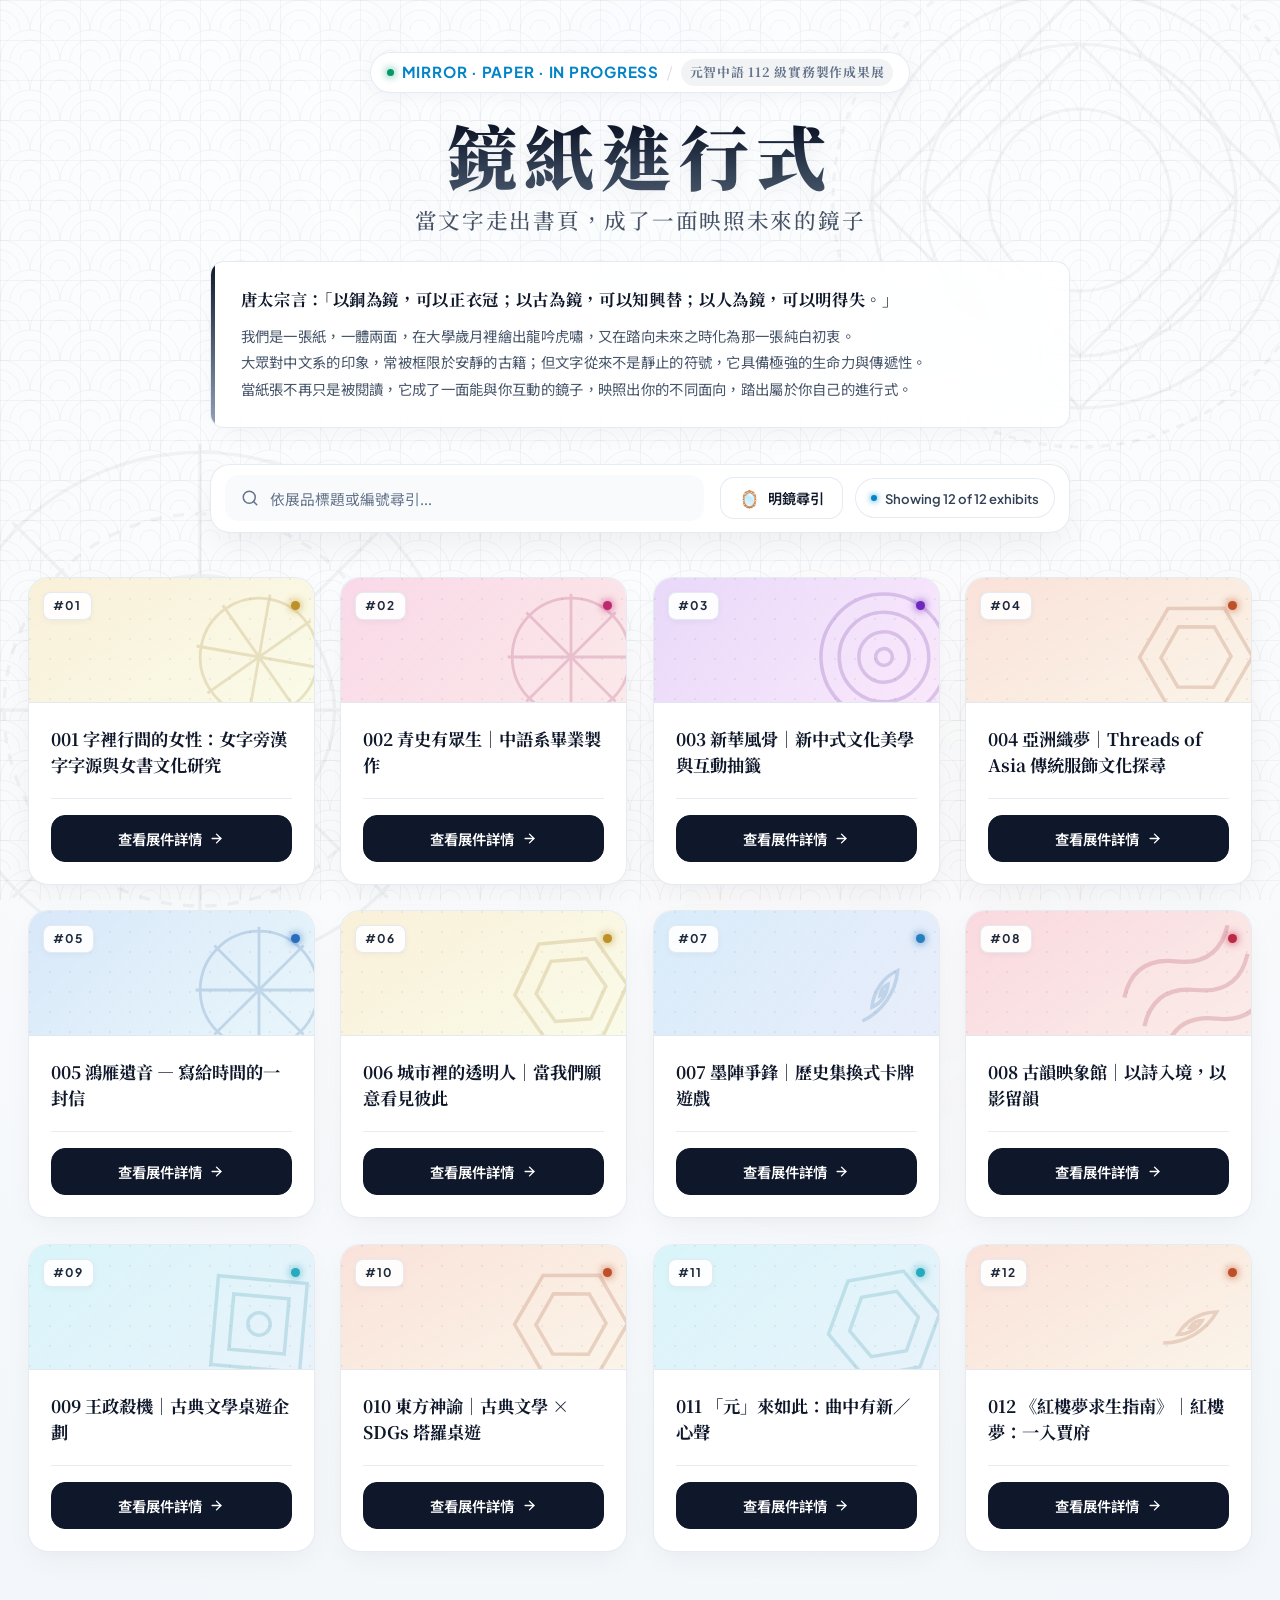
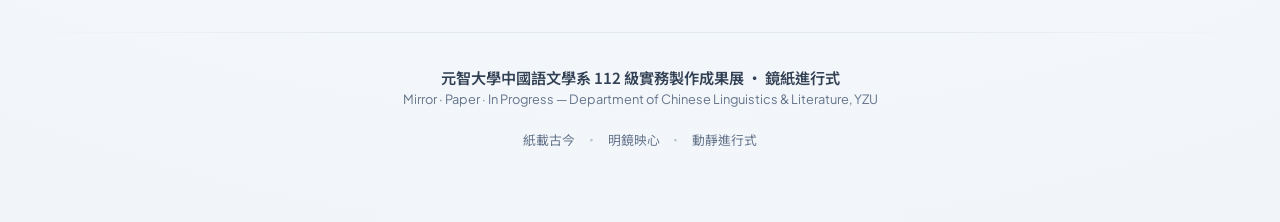
<file: index.html>
<!DOCTYPE html>
<html lang="zh-TW">
<head>
  <meta charset="UTF-8">
  <meta name="viewport" content="width=device-width, initial-scale=1.0">
  <meta name="theme-color" content="#f8fafc">
  <meta name="description" content="鏡紙進行式：元智大學中國語文學系 112 級實務製作成果展。當文字走出書頁，成了一面映照未來的鏡子。">
  <title>鏡紙進行式｜元智中語 112 級實務製作成果展</title>
  
  <!-- Preconnect & Typography -->
  <link rel="preconnect" href="https://fonts.googleapis.com">
  <link rel="preconnect" href="https://fonts.gstatic.com" crossorigin>
  <link href="https://fonts.googleapis.com/css2?family=Plus+Jakarta+Sans:wght@400;500;600;700;800&family=Noto+Serif+TC:wght@500;700;900&family=Noto+Sans+TC:wght@300;400;500;600;700&display=swap" rel="stylesheet">
  
  <!-- Main Stylesheet -->
  <link rel="stylesheet" href="style.css">
</head>
<body>
  <!-- Ambient Decorative Lighting & Watermark Patterns -->
  <div class="ambient-glow glow-top" aria-hidden="true"></div>
  <div class="ambient-glow glow-bottom" aria-hidden="true"></div>
  <div class="page-bg-pattern" aria-hidden="true"></div>
  <div class="bg-watermark watermark-seal-top" aria-hidden="true">
    <svg viewBox="0 0 200 200" fill="none" stroke="currentColor" stroke-width="1.2">
      <circle cx="100" cy="100" r="95" stroke-dasharray="3 3"/>
      <circle cx="100" cy="100" r="80"/>
      <circle cx="100" cy="100" r="60"/>
      <circle cx="100" cy="100" r="35"/>
      <polygon points="100,20 180,100 100,180 20,100"/>
      <polygon points="100,40 160,100 100,160 40,100"/>
    </svg>
  </div>
  <div class="bg-watermark watermark-seal-bottom" aria-hidden="true">
    <svg viewBox="0 0 200 200" fill="none" stroke="currentColor" stroke-width="1.2">
      <circle cx="100" cy="100" r="92"/>
      <circle cx="100" cy="100" r="70" stroke-dasharray="4 4"/>
      <circle cx="100" cy="100" r="48"/>
      <line x1="100" y1="5" x2="100" y2="195"/>
      <line x1="5" y1="100" x2="195" y2="100"/>
      <line x1="33" y1="33" x2="167" y2="167"/>
      <line x1="33" y1="167" x2="167" y2="33"/>
    </svg>
  </div>

  <div class="page-container">
    <!-- Header Section -->
    <header class="gallery-header">
      <div class="brand-pill">
        <span class="pulse-dot" aria-hidden="true"></span>
        <span class="brand-tag">MIRROR · PAPER · IN PROGRESS</span>
        <span class="brand-divider" aria-hidden="true">/</span>
        <span class="brand-sub">元智中語 112 級實務製作成果展</span>
      </div>
      
      <h1 class="gallery-title">
        <span class="title-highlight">鏡紙進行式</span>
        <span class="title-sub">當文字走出書頁，成了一面映照未來的鏡子</span>
      </h1>
      
      <div class="manifesto-card">
        <p class="manifesto-lead">
          唐太宗言：「以銅為鏡，可以正衣冠；以古為鏡，可以知興替；以人為鏡，可以明得失。」
        </p>
        <p class="manifesto-body">
          我們是一張紙，一體兩面，在大學歲月裡繪出龍吟虎嘯，又在踏向未來之時化為那一張純白初衷。<br>
          大眾對中文系的印象，常被框限於安靜的古籍；但文字從來不是靜止的符號，它具備極強的生命力與傳遞性。<br>
          當紙張不再只是被閱讀，它成了一面能與你互動的鏡子，映照出你的不同面向，踏出屬於你自己的進行式。
        </p>
      </div>

      <!-- Control Toolbar -->
      <section class="control-bar" aria-label="展品搜尋與互動控制">
        <div class="search-box">
          <svg class="search-icon" viewBox="0 0 24 24" fill="none" stroke="currentColor" stroke-width="2" stroke-linecap="round" stroke-linejoin="round" aria-hidden="true">
            <circle cx="11" cy="11" r="8"></circle>
            <line x1="21" y1="21" x2="16.65" y2="16.65"></line>
          </svg>
          <input 
            type="text" 
            id="searchInput" 
            class="search-input" 
            placeholder="依展品標題或編號尋引..." 
            autocomplete="off"
            aria-label="搜尋展品"
          >
          <button type="button" id="clearSearchBtn" class="clear-btn" aria-label="清除搜尋" hidden>
            <svg viewBox="0 0 24 24" fill="none" stroke="currentColor" stroke-width="2" stroke-linecap="round" stroke-linejoin="round">
              <line x1="18" y1="6" x2="6" y2="18"></line>
              <line x1="6" y1="6" x2="18" y2="18"></line>
            </svg>
          </button>
        </div>

        <div class="toolbar-actions">
          <button type="button" id="randomBtn" class="btn-action btn-surprise" title="隨機映照一件展品">
            <span class="btn-icon" aria-hidden="true">🪞</span>
            <span>明鏡尋引</span>
          </button>

          <div id="counterBadge" class="counter-badge" role="status" aria-live="polite">
            <span class="counter-pulse"></span>
            <span id="counterText">載入中...</span>
          </div>
        </div>
      </section>
    </header>

    <!-- Error Alert Banner -->
    <aside id="errorBanner" class="alert-banner alert-error" role="alert" style="display: none !important;" hidden>
      <div class="alert-content">
        <svg class="alert-icon" viewBox="0 0 24 24" fill="none" stroke="currentColor" stroke-width="2" stroke-linecap="round" stroke-linejoin="round" aria-hidden="true">
          <circle cx="12" cy="12" r="10"></circle>
          <line x1="12" y1="8" x2="12" y2="12"></line>
          <line x1="12" y1="16" x2="12.01" y2="16"></line>
        </svg>
        <span id="errorMessage" class="alert-text">無法載入展覽資料，請確認網路連線或稍後再試。</span>
      </div>
      <button type="button" id="retryBtn" class="btn-retry">重新載入</button>
    </aside>

    <!-- Main Exhibition Grid -->
    <main class="gallery-main">
      <div id="exhibitGrid" class="exhibit-grid" role="region" aria-label="12項展品列表">
        <!-- Rendered dynamically via app.js -->
      </div>

      <!-- Empty State Feedback -->
      <div id="emptyState" class="empty-state" hidden>
        <div class="empty-icon-wrap" aria-hidden="true">
          <svg class="empty-icon" viewBox="0 0 24 24" fill="none" stroke="currentColor" stroke-width="1.5">
            <circle cx="11" cy="11" r="8"></circle>
            <path d="M21 21l-4.35-4.35"></path>
            <line x1="8" y1="11" x2="14" y2="11"></line>
          </svg>
        </div>
        <h2 class="empty-title">查無相符展品</h2>
        <p class="empty-desc">找不到與關鍵字相符的策展項目，試試搜尋其他主題或號碼。</p>
        <button type="button" id="resetSearchBtn" class="btn-action btn-reset">重置檢索條件</button>
      </div>
    </main>

    <!-- Footer -->
    <footer class="gallery-footer">
      <div class="footer-divider" aria-hidden="true"></div>
      <div class="footer-inner">
        <div class="footer-branding">
          <p class="footer-title">元智大學中國語文學系 112 級實務製作成果展 · 鏡紙進行式</p>
          <p class="footer-subtitle">Mirror · Paper · In Progress — Department of Chinese Linguistics & Literature, YZU</p>
        </div>
        <div class="footer-meta">
          <span class="meta-item">紙載古今</span>
          <span class="meta-dot">·</span>
          <span class="meta-item">明鏡映心</span>
          <span class="meta-dot">·</span>
          <span class="meta-item">動靜進行式</span>
        </div>
      </div>
    </footer>
  </div>

  <!-- Embedded Fallback Dataset for Direct file:// Protocol Execution -->
  <script id="embeddedExhibits" type="application/json">
  [
    {
      "title": "001 字裡行間的女性：女字旁漢字字源與女書文化研究",
      "url": "https://grad-project-nushu.vercel.app/"
    },
    {
      "title": "002 青史有眾生｜中語系畢業製作",
      "url": "https://lighthearted-monstera-2747a5.netlify.app/"
    },
    {
      "title": "003 新華風骨｜新中式文化美學與互動抽籤",
      "url": "https://inhuafenggu-official112.mystrikingly.com/contact"
    },
    {
      "title": "004 亞洲織夢｜Threads of Asia 傳統服飾文化探尋",
      "url": "https://threads-of-asia.aa0966357068.chatgpt.site/#home"
    },
    {
      "title": "005 鴻雁遺音 — 寫給時間的一封信",
      "url": "https://flmj0ssz-staging.b12sites.com/"
    },
    {
      "title": "006 城市裡的透明人｜當我們願意看見彼此",
      "url": "https://see-hidden-city.base44.app"
    },
    {
      "title": "007 墨陣爭鋒｜歷史集換式卡牌遊戲",
      "url": "https://funny-lily-05e474.netlify.app/"
    },
    {
      "title": "008 古韻映象館｜以詩入境，以影留韻",
      "url": "https://guyunyingxiangguan-ae6ufk.webnode.page/"
    },
    {
      "title": "009 王政殺機｜古典文學桌遊企劃",
      "url": "https://wodewangzhan-n85wg1.webnode.page/"
    },
    {
      "title": "010 東方神諭｜古典文學 × SDGs 塔羅桌遊",
      "url": "https://marvelous-lamington-89589d.netlify.app"
    },
    {
      "title": "011 「元」來如此：曲中有新／心聲",
      "url": "https://reurl.cc/RRmvLg"
    },
    {
      "title": "012 《紅樓夢求生指南》｜紅樓夢：一入賈府",
      "url": "https://hongloumeng-ahsdey3c.manus.space"
    }
  ]
  </script>

  <!-- Shared Exhibits Dataset -->
  <script src="exhibits-data.js"></script>

  <!-- Application Logic -->
  <script src="app.js" defer></script>
</body>
</html>
</file>
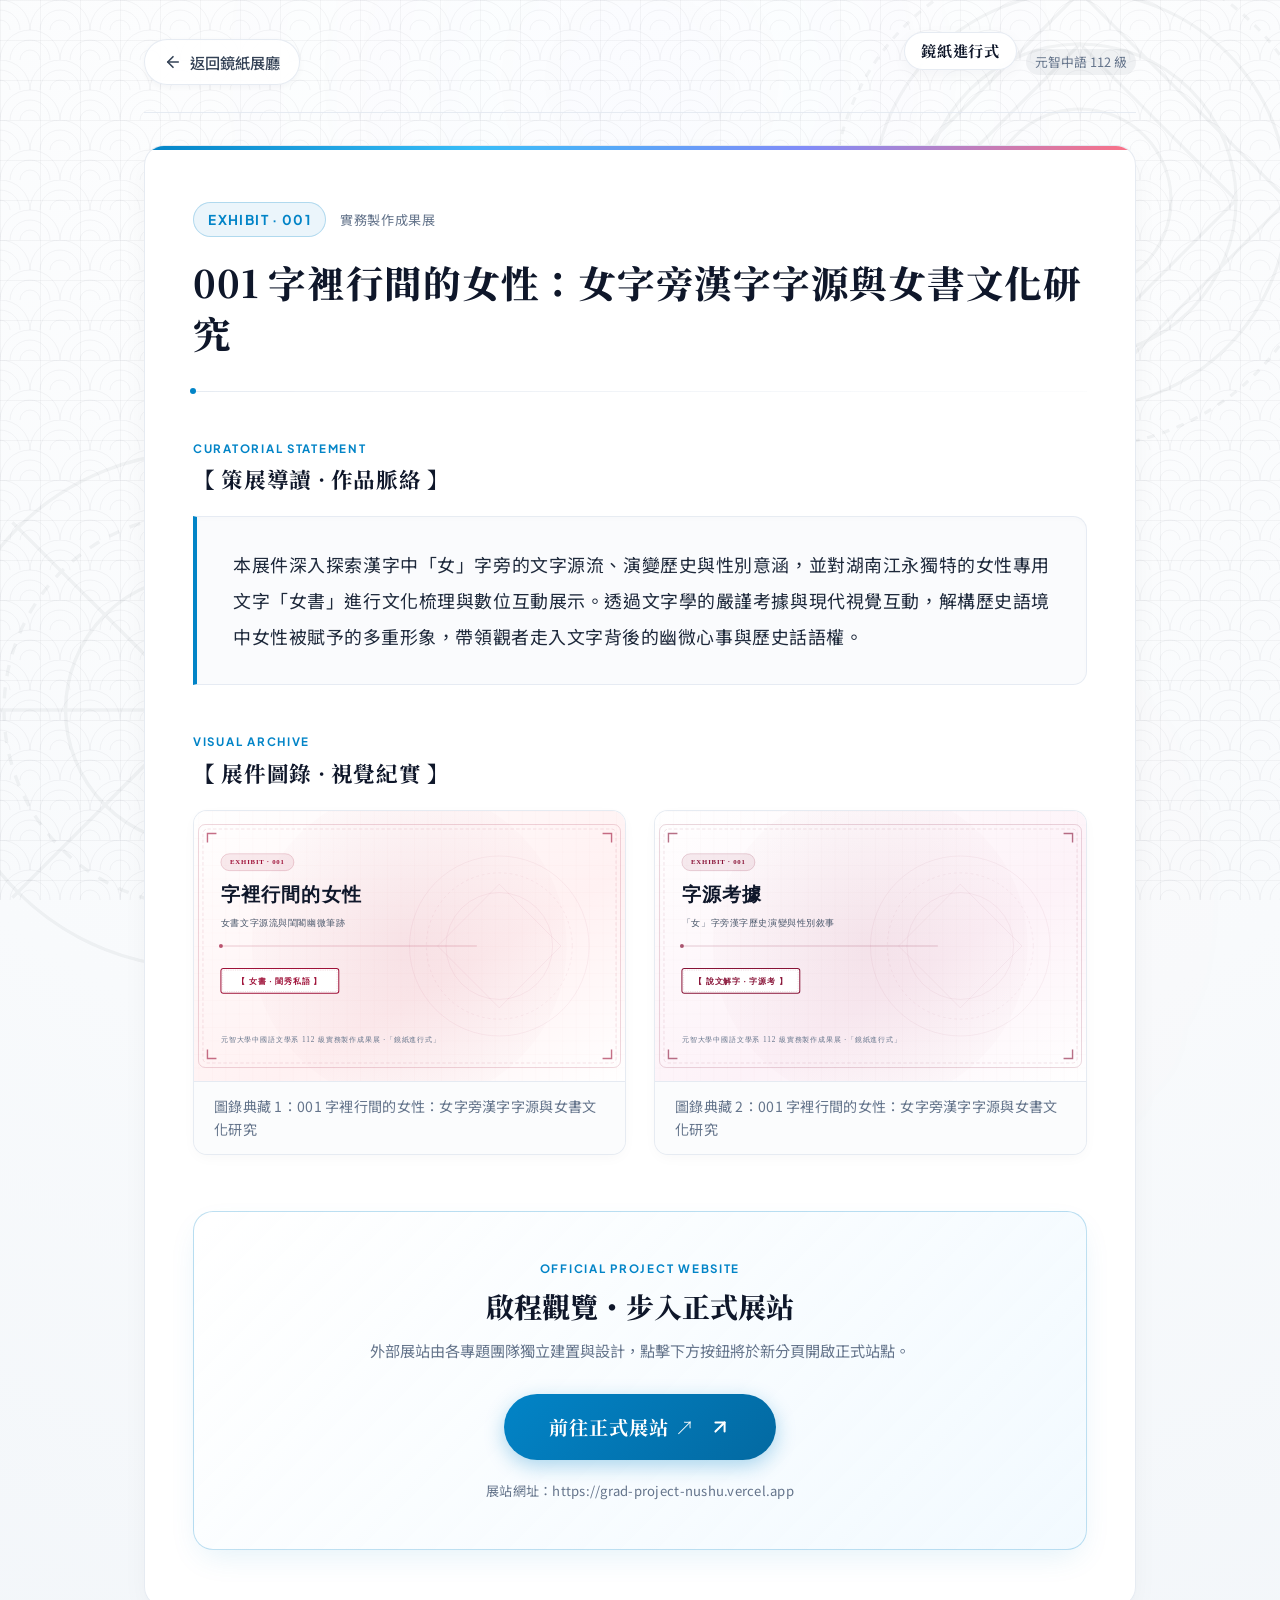
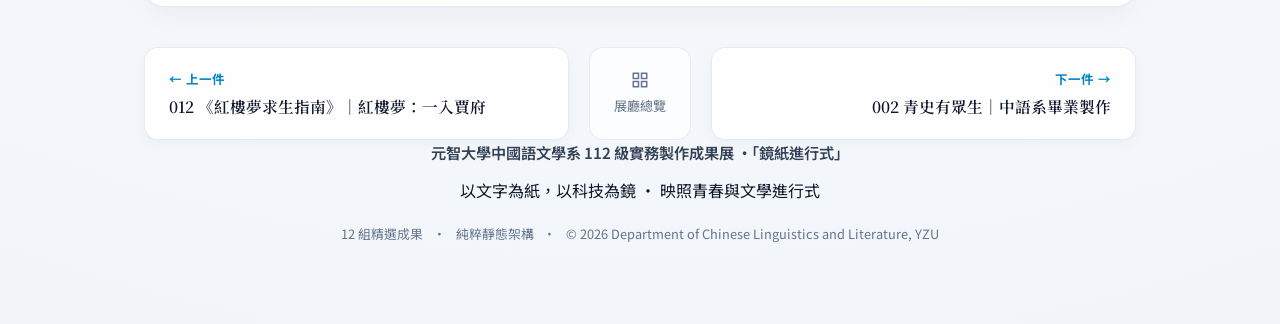
<file: exhibit.html>
<!DOCTYPE html>
<html lang="zh-Hant-TW">
<head>
  <meta charset="UTF-8">
  <meta name="viewport" content="width=device-width, initial-scale=1.0">
  <title>展件詳情｜元智中語 112 級實務製作成果展「鏡紙進行式」</title>
  
  <meta name="description" content="元智大學中國語文學系 112 級實務製作成果展「鏡紙進行式」展件詳情介紹，深入各組文學與數位創意思維。">
  <meta name="theme-color" content="#f8fafc">
  
  <!-- Preconnect to Google Fonts for elegant typography -->
  <link rel="preconnect" href="https://fonts.googleapis.com">
  <link rel="preconnect" href="https://fonts.gstatic.com" crossorigin>
  <link href="https://fonts.googleapis.com/css2?family=Noto+Sans+TC:wght@300;400;500;700&family=Noto+Serif+TC:wght@400;600;700;900&family=Plus+Jakarta+Sans:wght@400;500;600;700&display=swap" rel="stylesheet">
  
  <link rel="stylesheet" href="style.css">
</head>
<body>
  <!-- Ambient Decorative Lighting & Watermark Patterns -->
  <div class="ambient-glow glow-top" aria-hidden="true"></div>
  <div class="ambient-glow glow-bottom" aria-hidden="true"></div>
  <div class="page-bg-pattern" aria-hidden="true"></div>
  
  <div class="bg-watermark watermark-seal-top" aria-hidden="true">
    <svg viewBox="0 0 200 200" fill="none" stroke="currentColor" stroke-width="1.2">
      <circle cx="100" cy="100" r="95" stroke-dasharray="3 3"/>
      <circle cx="100" cy="100" r="80"/>
      <circle cx="100" cy="100" r="60"/>
      <circle cx="100" cy="100" r="35"/>
      <polygon points="100,20 180,100 100,180 20,100"/>
      <polygon points="100,40 160,100 100,160 40,100"/>
    </svg>
  </div>
  
  <div class="bg-watermark watermark-seal-bottom" aria-hidden="true">
    <svg viewBox="0 0 200 200" fill="none" stroke="currentColor" stroke-width="1.2">
      <circle cx="100" cy="100" r="92"/>
      <circle cx="100" cy="100" r="70" stroke-dasharray="4 4"/>
      <circle cx="100" cy="100" r="48"/>
      <line x1="100" y1="5" x2="100" y2="195"/>
      <line x1="5" y1="100" x2="195" y2="100"/>
      <line x1="33" y1="33" x2="167" y2="167"/>
      <line x1="33" y1="167" x2="167" y2="33"/>
    </svg>
  </div>

  <div class="page-container detail-page-container">
    <!-- Top Navigation Bar -->
    <header class="detail-header-bar">
      <a href="index.html" class="nav-back-btn" aria-label="返回鏡紙展廳總覽">
        <svg class="back-icon" viewBox="0 0 24 24" fill="none" stroke="currentColor" stroke-width="2.2" stroke-linecap="round" stroke-linejoin="round" aria-hidden="true">
          <line x1="19" y1="12" x2="5" y2="12"></line>
          <polyline points="12 19 5 12 12 5"></polyline>
        </svg>
        <span>返回鏡紙展廳</span>
      </a>

      <div class="detail-brand-badge">
        <span class="brand-pill">鏡紙進行式</span>
        <span class="brand-sub">元智中語 112 級</span>
      </div>
    </header>

    <!-- Error Banner if exhibit not found -->
    <aside id="detailErrorBanner" class="error-banner" role="alert" hidden style="display: none !important;">
      <div class="error-content">
        <svg class="error-icon" viewBox="0 0 24 24" fill="none" stroke="currentColor" stroke-width="2" stroke-linecap="round" stroke-linejoin="round" aria-hidden="true">
          <circle cx="12" cy="12" r="10"></circle>
          <line x1="12" y1="8" x2="12" y2="12"></line>
          <line x1="12" y1="16" x2="12.01" y2="16"></line>
        </svg>
        <span id="detailErrorMessage">未找到指定的展件資料。</span>
      </div>
      <a href="index.html" class="btn-retry">返回展廳首頁</a>
    </aside>

    <!-- Main Exhibit Content -->
    <main id="exhibitMain" class="detail-main-layout">
      <!-- Article Card -->
      <article class="detail-article-card">
        <!-- Exhibit Identification Meta -->
        <div class="detail-meta-row">
          <span id="detailBadge" class="detail-id-badge">EXHIBIT · 001</span>
          <span class="detail-curation-tag">實務製作成果展</span>
        </div>

        <!-- Exhibit Title -->
        <h1 id="detailTitle" class="detail-title">載入展件資料中...</h1>

        <div class="detail-divider" aria-hidden="true">
          <span class="divider-dot"></span>
        </div>

        <!-- Curatorial Overview (100-200 words) -->
        <section class="detail-section detail-overview-section" aria-labelledby="overviewHeading">
          <div class="section-title-wrap">
            <span class="section-pretitle">CURATORIAL STATEMENT</span>
            <h2 id="overviewHeading" class="section-title">【 策展導讀 · 作品脈絡 】</h2>
          </div>
          <div class="detail-desc-card">
            <p id="detailDesc" class="detail-desc-text">
              正在自策展典藏庫讀取作品理念與文字脈絡...
            </p>
          </div>
        </section>

        <!-- Content Images Gallery (1-2 Images) -->
        <section class="detail-section detail-gallery-section" aria-labelledby="galleryHeading">
          <div class="section-title-wrap">
            <span class="section-pretitle">VISUAL ARCHIVE</span>
            <h2 id="galleryHeading" class="section-title">【 展件圖錄 · 視覺紀實 】</h2>
          </div>
          <div id="detailGalleryGrid" class="detail-gallery-grid">
            <!-- Dynamically populated images -->
          </div>
        </section>

        <!-- External Website Action Launch Block -->
        <section class="detail-section detail-action-section">
          <div class="detail-action-card">
            <div class="action-info">
              <span class="action-caption">OFFICIAL PROJECT WEBSITE</span>
              <h3 class="action-headline">啟程觀覽・步入正式展站</h3>
              <p class="action-subtext">外部展站由各專題團隊獨立建置與設計，點擊下方按鈕將於新分頁開啟正式站點。</p>
            </div>
            
            <a id="externalSiteBtn" href="#" target="_blank" rel="noopener noreferrer" class="detail-launch-btn">
              <span>前往正式展站 ↗</span>
              <svg class="launch-icon" viewBox="0 0 24 24" fill="none" stroke="currentColor" stroke-width="2.2" stroke-linecap="round" stroke-linejoin="round" aria-hidden="true">
                <line x1="7" y1="17" x2="17" y2="7"></line>
                <polyline points="7 7 17 7 17 17"></polyline>
              </svg>
            </a>
            <div id="externalUrlHint" class="action-url-hint"></div>
          </div>
        </section>
      </article>

      <!-- Bottom Prev / Next Exhibit Navigation -->
      <nav class="detail-pagination-nav" aria-label="相鄰展件切換">
        <a id="prevExhibitLink" href="#" class="nav-page-btn prev-btn">
          <span class="page-nav-label">← 上一件</span>
          <span id="prevExhibitName" class="page-nav-title">載入中...</span>
        </a>
        
        <a href="index.html" class="nav-page-overview" title="返回全部展件">
          <svg viewBox="0 0 24 24" fill="none" stroke="currentColor" stroke-width="2" stroke-linecap="round" stroke-linejoin="round" width="18" height="18" aria-hidden="true">
            <rect x="3" y="3" width="7" height="7"></rect>
            <rect x="14" y="3" width="7" height="7"></rect>
            <rect x="14" y="14" width="7" height="7"></rect>
            <rect x="3" y="14" width="7" height="7"></rect>
          </svg>
          <span>展廳總覽</span>
        </a>

        <a id="nextExhibitLink" href="#" class="nav-page-btn next-btn">
          <span class="page-nav-label">下一件 →</span>
          <span id="nextExhibitName" class="page-nav-title">載入中...</span>
        </a>
      </nav>
    </main>

    <!-- Footer -->
    <footer class="site-footer">
      <div class="footer-inner">
        <p class="footer-title">元智大學中國語文學系 112 級實務製作成果展 ·「鏡紙進行式」</p>
        <p class="footer-sub">以文字為紙，以科技為鏡 · 映照青春與文學進行式</p>
        <div class="footer-meta">
          <span>12 組精選成果</span>
          <span class="footer-dot">•</span>
          <span>純粹靜態架構</span>
          <span class="footer-dot">•</span>
          <span>© 2026 Department of Chinese Linguistics and Literature, YZU</span>
        </div>
      </div>
    </footer>
  </div>

  <!-- Shared Data Script for local file:// compatibility -->
  <script src="exhibits-data.js"></script>
  <!-- Detail Page Logic -->
  <script src="exhibit.js"></script>
</body>
</html>
</file>
<file: style.css>
/* ==========================================================================
   「鏡紙進行式」Luminous Oriental Paper & Crystal Mirror Design System
   風格定位：純白宣紙底蘊 ✕ 水銀微鏡折射 ✕ 當代策展明亮美學
   ========================================================================== */

:root {
  /* Color Palette - 澄澈光潔・純白紙韻與水銀明鏡 */
  --bg-core: #f8fafc;
  --bg-surface: rgba(255, 255, 255, 0.88);
  --bg-surface-hover: #ffffff;
  --bg-card-header: rgba(248, 250, 252, 0.85);
  --border-subtle: rgba(226, 232, 240, 0.85);
  --border-mirror: rgba(148, 163, 184, 0.45);
  --border-highlight: rgba(2, 132, 199, 0.4);

  /* Text Colors - 沉穩書法墨黑與雅致灰階 */
  --text-primary: #0f172a;
  --text-secondary: #334155;
  --text-muted: #64748b;
  --text-inverse: #ffffff;

  /* Specular Silver & Traditional Inks */
  --accent-silver: #475569;
  --accent-mercury: #0284c7;
  --accent-cinnabar: #e11d48;
  --accent-jade: #059669;
  --accent-amber: #d97706;
  --accent-indigo: #6366f1;

  /* Typography */
  --font-display: 'Plus Jakarta Sans', -apple-system, BlinkMacSystemFont, "Segoe UI", Roboto, sans-serif;
  --font-serif: 'Noto Serif TC', "Songti TC", "BiauKai", Georgia, serif;
  --font-sans: 'Noto Sans TC', var(--font-display);

  /* Micro-interactions */
  --radius-sm: 8px;
  --radius-md: 14px;
  --radius-lg: 20px;
  --radius-full: 9999px;
  --shadow-card: 0 10px 30px -5px rgba(15, 23, 42, 0.05), 0 4px 12px -2px rgba(15, 23, 42, 0.02);
  --shadow-hover: 0 20px 40px -10px rgba(15, 23, 42, 0.1), 0 0 20px 2px rgba(226, 232, 240, 0.5);
  --transition-fast: 0.2s cubic-bezier(0.16, 1, 0.3, 1);
  --transition-smooth: 0.35s cubic-bezier(0.16, 1, 0.3, 1);
}

/* --------------------------------------------------------------------------
   CSS Reset & Base
   -------------------------------------------------------------------------- */
*, *::before, *::after {
  box-sizing: border-box;
  margin: 0;
  padding: 0;
}

[hidden] {
  display: none !important;
}

html {
  font-size: 16px;
  scroll-behavior: smooth;
  background-color: var(--bg-core);
  color: var(--text-primary);
  font-family: var(--font-sans);
  -webkit-font-smoothing: antialiased;
  -moz-osx-font-smoothing: grayscale;
}

body {
  min-height: 100vh;
  position: relative;
  overflow-x: hidden;
  line-height: 1.6;
  background: radial-gradient(circle at 50% 0%, #ffffff 0%, #f8fafc 55%, #f1f5f9 100%);
}

/* --------------------------------------------------------------------------
   Ambient Decorative Lights (Soft Sunlight & Mirror Prism)
   -------------------------------------------------------------------------- */
.ambient-glow {
  position: fixed;
  pointer-events: none;
  border-radius: 50%;
  filter: blur(140px);
  z-index: 0;
  opacity: 0.6;
  transition: opacity 0.5s ease;
}

.glow-top {
  top: -140px;
  left: 50%;
  transform: translateX(-50%);
  width: 760px;
  height: 440px;
  background: radial-gradient(circle, rgba(56, 189, 248, 0.12), rgba(129, 140, 248, 0.06), transparent 70%);
}

.glow-bottom {
  bottom: -200px;
  right: 8%;
  width: 620px;
  height: 400px;
  background: radial-gradient(circle, rgba(251, 191, 36, 0.08), rgba(244, 63, 94, 0.05), transparent 70%);
}

/* --------------------------------------------------------------------------
   Paper & Mirror Background Textures (文人竹簾方格 ✕ 青海波水鏡紋樣)
   -------------------------------------------------------------------------- */
.page-bg-pattern {
  position: fixed;
  inset: 0;
  pointer-events: none;
  z-index: 0;
  opacity: 0.9;
  background-image: 
    /* 1. 細緻文人方格稿箋線條 (Manuscript Paper Grid) */
    linear-gradient(to right, rgba(15, 23, 42, 0.038) 1px, transparent 1px),
    linear-gradient(to bottom, rgba(15, 23, 42, 0.038) 1px, transparent 1px),
    /* 2. 東方古典青海漣漪水紋 (Classical Oriental Ripple Waves SVG) */
    url("data:image/svg+xml,%3Csvg width='120' height='60' viewBox='0 0 120 60' xmlns='http://www.w3.org/2000/svg'%3E%3Cg fill='none' stroke='%230f172a' stroke-width='0.85' stroke-opacity='0.055'%3E%3Cpath d='M0 60 A30 30 0 0 1 60 60 M10 60 A20 20 0 0 1 50 60 M20 60 A10 10 0 0 1 40 60'/%3E%3Cpath d='M60 60 A30 30 0 0 1 120 60 M70 60 A20 20 0 0 1 110 60 M80 60 A10 10 0 0 1 100 60'/%3E%3Cpath d='M30 30 A30 30 0 0 1 90 30 M40 30 A20 20 0 0 1 80 30 M50 30 A10 10 0 0 1 70 30'/%3E%3Cpath d='M-30 30 A30 30 0 0 1 30 30 M-20 30 A20 20 0 0 1 20 30 M-10 30 A10 10 0 0 1 10 30'/%3E%3Cpath d='M90 30 A30 30 0 0 1 150 30 M100 30 A20 20 0 0 1 140 30 M110 30 A10 10 0 0 1 130 30'/%3E%3C/g%3E%3C/svg%3E");
  background-size: 40px 40px, 40px 40px, 120px 60px;
}

/* 巨幅明鏡透光浮水印 (Large Watermark Emblems) */
.bg-watermark {
  position: fixed;
  pointer-events: none;
  z-index: 0;
  opacity: 0.045;
  color: #0f172a;
  transition: transform 1s ease-out;
}

.watermark-seal-top {
  top: -60px;
  right: -60px;
  width: 520px;
  height: 520px;
  animation: floatSlow 20s infinite alternate ease-in-out;
}

.watermark-seal-bottom {
  bottom: -90px;
  left: -80px;
  width: 560px;
  height: 560px;
  animation: floatSlow 24s infinite alternate-reverse ease-in-out;
}

@keyframes floatSlow {
  0% { transform: rotate(0deg) translate(0, 0); }
  100% { transform: rotate(6deg) translate(15px, 12px); }
}

/* --------------------------------------------------------------------------
   Container & Layout
   -------------------------------------------------------------------------- */
.page-container {
  position: relative;
  z-index: 1;
  max-width: 1360px;
  margin: 0 auto;
  padding: 3.25rem 1.75rem 4.5rem;
  display: flex;
  flex-direction: column;
  min-height: 100vh;
}

/* --------------------------------------------------------------------------
   Header & Curatorial Identity
   -------------------------------------------------------------------------- */
.gallery-header {
  text-align: center;
  margin-bottom: 2.75rem;
  display: flex;
  flex-direction: column;
  align-items: center;
}

.brand-pill {
  display: inline-flex;
  align-items: center;
  gap: 0.5rem;
  padding: 0.38rem 1rem;
  background: rgba(255, 255, 255, 0.9);
  backdrop-filter: blur(12px);
  border: 1px solid var(--border-subtle);
  border-radius: var(--radius-full);
  font-size: 0.78rem;
  letter-spacing: 0.08em;
  font-weight: 600;
  color: var(--text-secondary);
  margin-bottom: 1.35rem;
  box-shadow: 0 4px 15px rgba(15, 23, 42, 0.04);
}

.pulse-dot {
  width: 7px;
  height: 7px;
  border-radius: 50%;
  background-color: var(--accent-jade);
  box-shadow: 0 0 8px var(--accent-jade);
  animation: pulseLight 2s infinite ease-in-out;
}

@keyframes pulseLight {
  0%, 100% { transform: scale(1); opacity: 1; }
  50% { transform: scale(1.3); opacity: 0.55; }
}

.brand-tag {
  color: #0284c7;
  font-family: var(--font-display);
}

.brand-divider {
  color: rgba(148, 163, 184, 0.6);
  font-weight: 300;
}

.brand-sub {
  color: var(--text-secondary);
}

.gallery-title {
  display: flex;
  flex-direction: column;
  align-items: center;
  gap: 0.45rem;
  margin-bottom: 1.5rem;
}

.title-highlight {
  font-family: var(--font-serif);
  font-size: clamp(2.8rem, 6vw, 4.4rem);
  font-weight: 900;
  letter-spacing: 0.1em;
  line-height: 1.15;
  background: linear-gradient(180deg, #0f172a 15%, #334155 65%, #475569 100%);
  -webkit-background-clip: text;
  -webkit-text-fill-color: transparent;
  text-shadow: 0 4px 20px rgba(15, 23, 42, 0.06);
}

.title-sub {
  font-family: var(--font-serif);
  font-size: clamp(1rem, 2.2vw, 1.35rem);
  font-weight: 500;
  color: var(--text-secondary);
  letter-spacing: 0.08em;
  opacity: 0.9;
}

/* 理念宣言卡 (Manifesto Card) */
.manifesto-card {
  margin: 0 auto 2.25rem;
  max-width: 860px;
  width: 100%;
  padding: 1.5rem 1.85rem;
  background: rgba(255, 255, 255, 0.85);
  border: 1px solid var(--border-subtle);
  border-radius: var(--radius-md);
  backdrop-filter: blur(16px);
  box-shadow: 0 10px 30px -10px rgba(15, 23, 42, 0.05);
  text-align: left;
  position: relative;
  overflow: hidden;
}

.manifesto-card::before {
  content: '';
  position: absolute;
  top: 0;
  left: 0;
  width: 4px;
  height: 100%;
  background: linear-gradient(180deg, #0f172a 0%, #94a3b8 100%);
}

.manifesto-lead {
  font-family: var(--font-serif);
  font-size: 1.02rem;
  font-weight: 700;
  color: #0f172a;
  margin-bottom: 0.65rem;
  letter-spacing: 0.04em;
  line-height: 1.6;
}

.manifesto-body {
  font-size: 0.9rem;
  color: #475569;
  line-height: 1.85;
  letter-spacing: 0.02em;
}

/* --------------------------------------------------------------------------
   Control Toolbar (Search + Random + Counter)
   -------------------------------------------------------------------------- */
.control-bar {
  width: 100%;
  max-width: 860px;
  display: flex;
  flex-wrap: wrap;
  align-items: center;
  justify-content: space-between;
  gap: 1rem;
  padding: 0.65rem 0.85rem;
  background: rgba(255, 255, 255, 0.9);
  backdrop-filter: blur(20px);
  border: 1px solid var(--border-subtle);
  border-radius: var(--radius-lg);
  box-shadow: 0 15px 35px -5px rgba(15, 23, 42, 0.06);
}

.search-box {
  flex: 1 1 300px;
  position: relative;
  display: flex;
  align-items: center;
}

.search-icon {
  position: absolute;
  left: 1rem;
  width: 18px;
  height: 18px;
  color: var(--text-muted);
  pointer-events: none;
  transition: color var(--transition-fast);
}

.search-input {
  width: 100%;
  padding: 0.72rem 2.6rem 0.72rem 2.75rem;
  background: rgba(248, 250, 252, 0.85);
  border: 1px solid transparent;
  border-radius: var(--radius-md);
  color: var(--text-primary);
  font-size: 0.92rem;
  font-family: inherit;
  transition: all var(--transition-fast);
}

.search-input::placeholder {
  color: var(--text-muted);
  font-weight: 400;
}

.search-input:focus {
  outline: none;
  background: #ffffff;
  border-color: rgba(2, 132, 199, 0.4);
  box-shadow: 0 0 16px -2px rgba(2, 132, 199, 0.2);
}

.search-input:focus + .search-icon {
  color: #0284c7;
}

.clear-btn {
  position: absolute;
  right: 0.75rem;
  background: none;
  border: none;
  color: var(--text-muted);
  cursor: pointer;
  padding: 0.35rem;
  border-radius: 50%;
  display: flex;
  align-items: center;
  justify-content: center;
  transition: all var(--transition-fast);
}

.clear-btn svg {
  width: 15px;
  height: 15px;
}

.clear-btn:hover {
  color: var(--text-primary);
  background: rgba(0, 0, 0, 0.05);
}

.toolbar-actions {
  display: flex;
  align-items: center;
  gap: 0.75rem;
  flex-wrap: wrap;
}

.btn-action {
  display: inline-flex;
  align-items: center;
  gap: 0.45rem;
  padding: 0.65rem 1.15rem;
  border-radius: var(--radius-md);
  font-size: 0.88rem;
  font-weight: 600;
  font-family: inherit;
  cursor: pointer;
  transition: all var(--transition-fast);
  border: 1px solid var(--border-subtle);
  background: #ffffff;
  color: var(--text-primary);
  backdrop-filter: blur(10px);
}

.btn-surprise:hover {
  background: linear-gradient(135deg, rgba(248, 250, 252, 0.95), rgba(241, 245, 249, 0.95));
  border-color: var(--border-mirror);
  box-shadow: 0 4px 18px rgba(15, 23, 42, 0.08);
  transform: translateY(-1px);
}

.btn-surprise:active {
  transform: translateY(1px) scale(0.98);
}

.btn-icon {
  font-size: 1.05rem;
  line-height: 1;
}

.counter-badge {
  display: inline-flex;
  align-items: center;
  gap: 0.5rem;
  padding: 0.55rem 0.95rem;
  background: #ffffff;
  border: 1px solid var(--border-subtle);
  border-radius: var(--radius-full);
  font-size: 0.82rem;
  font-family: var(--font-display);
  font-weight: 600;
  color: var(--text-secondary);
  white-space: nowrap;
}

.counter-pulse {
  width: 6px;
  height: 6px;
  border-radius: 50%;
  background: #0284c7;
  box-shadow: 0 0 6px #0284c7;
}

/* --------------------------------------------------------------------------
   Error Banner
   -------------------------------------------------------------------------- */
.alert-banner {
  display: none;
  margin: 0 auto 2rem;
  max-width: 860px;
  width: 100%;
  padding: 1rem 1.25rem;
  background: rgba(239, 68, 68, 0.08);
  border: 1px solid rgba(239, 68, 68, 0.3);
  border-radius: var(--radius-md);
  backdrop-filter: blur(15px);
  align-items: center;
  justify-content: space-between;
  gap: 1rem;
}

.alert-banner.show {
  display: flex !important;
}

.alert-content {
  display: flex;
  align-items: center;
  gap: 0.75rem;
  color: #b91c1c;
  font-size: 0.92rem;
  font-weight: 500;
}

.alert-icon {
  width: 20px;
  height: 20px;
  flex-shrink: 0;
  stroke: #dc2626;
}

.btn-retry {
  padding: 0.4rem 0.85rem;
  background: rgba(239, 68, 68, 0.15);
  border: 1px solid rgba(239, 68, 68, 0.35);
  border-radius: var(--radius-sm);
  color: #991b1b;
  font-size: 0.82rem;
  font-weight: 600;
  cursor: pointer;
  transition: all var(--transition-fast);
}

.btn-retry:hover {
  background: rgba(239, 68, 68, 0.25);
}

/* --------------------------------------------------------------------------
   Exhibition Responsive Grid (Tailored for 12 Exhibits)
   -------------------------------------------------------------------------- */
.gallery-main {
  flex: 1;
}

.exhibit-grid {
  display: grid;
  gap: 1.6rem;
  width: 100%;
}

/* Desktop: 4 columns or 3 columns (clean division of 12) */
@media (min-width: 1200px) {
  .exhibit-grid {
    grid-template-columns: repeat(4, 1fr); /* 4 x 3 rectangular grid */
  }
}

@media (min-width: 860px) and (max-width: 1199px) {
  .exhibit-grid {
    grid-template-columns: repeat(3, 1fr); /* 3 x 4 rectangular grid */
  }
}

/* Tablet: 2 columns */
@media (min-width: 600px) and (max-width: 859px) {
  .exhibit-grid {
    grid-template-columns: repeat(2, 1fr); /* 2 x 6 rectangular grid */
  }
}

/* Mobile: 1 column */
@media (max-width: 599px) {
  .exhibit-grid {
    grid-template-columns: 1fr;
  }
}

/* --------------------------------------------------------------------------
   Bespoke Exhibit Card Architecture (Luminous White & Mirror)
   -------------------------------------------------------------------------- */
.exhibit-card {
  --card-hue-1: 210;
  --card-hue-2: 260;
  --card-angle: 135deg;
  --card-glow: hsla(var(--card-hue-1), 60%, 50%, 0.15);
  --card-accent-color: hsl(var(--card-hue-1), 65%, 45%);

  position: relative;
  background: #ffffff;
  backdrop-filter: blur(16px);
  -webkit-backdrop-filter: blur(16px);
  border: 1px solid var(--border-subtle);
  border-radius: var(--radius-lg);
  overflow: hidden;
  display: flex;
  flex-direction: column;
  box-shadow: var(--shadow-card);
  transition: transform var(--transition-smooth), 
              box-shadow var(--transition-smooth), 
              border-color var(--transition-smooth),
              opacity 0.25s ease;
  will-change: transform, box-shadow;
}

.exhibit-card:hover {
  transform: translateY(-6px);
  border-color: var(--border-mirror);
  box-shadow: var(--shadow-hover);
}

/* Deterministic Visual Header Banner */
.card-visual-banner {
  position: relative;
  height: 125px;
  overflow: hidden;
  background: linear-gradient(
    var(--card-angle),
    hsla(var(--card-hue-1), 75%, 90%, 0.85) 0%,
    hsla(var(--card-hue-2), 70%, 93%, 0.75) 100%
  );
  border-bottom: 1px solid rgba(226, 232, 240, 0.8);
}

.card-visual-banner::after {
  content: '';
  position: absolute;
  inset: 0;
  background: linear-gradient(105deg, transparent 40%, rgba(255, 255, 255, 0.5) 50%, transparent 60%);
  transform: translateX(-100%);
  transition: transform 0.75s ease;
  pointer-events: none;
}

.exhibit-card:hover .card-visual-banner::after {
  transform: translateX(100%);
}

.card-pattern-mesh {
  position: absolute;
  inset: 0;
  opacity: 0.35;
  background-size: 20px 20px;
  background-image: 
    radial-gradient(circle at 1px 1px, rgba(15, 23, 42, 0.15) 1px, transparent 0);
  mix-blend-mode: multiply;
}

.card-abstract-graphic {
  position: absolute;
  right: -15px;
  bottom: -25px;
  width: 140px;
  height: 140px;
  opacity: 0.18;
  color: hsl(var(--card-hue-1), 70%, 35%);
  pointer-events: none;
  transform: rotate(var(--card-angle));
  transition: transform 0.6s cubic-bezier(0.16, 1, 0.3, 1), opacity 0.3s ease;
}

.exhibit-card:hover .card-abstract-graphic {
  transform: rotate(calc(var(--card-angle) + 20deg)) scale(1.1);
  opacity: 0.3;
}

.card-badge-row {
  position: absolute;
  top: 0.85rem;
  left: 0.85rem;
  right: 0.85rem;
  display: flex;
  align-items: center;
  justify-content: space-between;
  z-index: 2;
}

.card-index-tag {
  display: inline-flex;
  align-items: center;
  font-family: var(--font-display);
  font-size: 0.75rem;
  font-weight: 700;
  letter-spacing: 0.08em;
  padding: 0.22rem 0.6rem;
  background: rgba(255, 255, 255, 0.9);
  backdrop-filter: blur(8px);
  border: 1px solid rgba(226, 232, 240, 0.9);
  border-radius: var(--radius-sm);
  color: #1e293b;
  box-shadow: 0 2px 6px rgba(15, 23, 42, 0.04);
}

.card-category-indicator {
  width: 9px;
  height: 9px;
  border-radius: 50%;
  background: var(--card-accent-color);
  box-shadow: 0 0 8px var(--card-accent-color);
}

/* Card Body */
.card-content {
  padding: 1.45rem 1.35rem 1.35rem;
  display: flex;
  flex-direction: column;
  flex: 1;
  justify-content: space-between;
  gap: 1.25rem;
}

.card-title-wrap {
  display: flex;
  flex-direction: column;
  gap: 0.45rem;
}

.card-title {
  font-family: var(--font-serif);
  font-size: 1.08rem;
  font-weight: 700;
  line-height: 1.5;
  color: var(--text-primary);
  display: -webkit-box;
  -webkit-line-clamp: 3;
  -webkit-box-orient: vertical;
  overflow: hidden;
  transition: color var(--transition-fast);
}

.exhibit-card:hover .card-title {
  color: #0284c7;
}

/* Card Footer & Action Link */
.card-action-wrap {
  margin-top: auto;
  padding-top: 1rem;
  border-top: 1px solid rgba(226, 232, 240, 0.8);
}

.card-btn {
  display: inline-flex;
  align-items: center;
  justify-content: center;
  width: 100%;
  padding: 0.7rem 1rem;
  border-radius: var(--radius-md);
  font-size: 0.9rem;
  font-weight: 600;
  font-family: inherit;
  text-decoration: none;
  cursor: pointer;
  transition: all var(--transition-fast);
  gap: 0.45rem;
}

.card-btn-active {
  background: #0f172a;
  color: #ffffff;
  border: 1px solid #0f172a;
}

.card-btn-active:hover,
.card-btn-active:focus-visible {
  background: #0284c7;
  color: #ffffff;
  border-color: #0284c7;
  box-shadow: 0 4px 18px rgba(2, 132, 199, 0.25);
  transform: translateY(-1px);
}

.card-btn-active:focus-visible {
  outline: 2px solid #0284c7;
  outline-offset: 2px;
}

.card-btn-arrow {
  width: 15px;
  height: 15px;
  transition: transform var(--transition-fast);
}

.card-btn-active:hover .card-btn-arrow {
  transform: translate(2px, -2px);
}

/* Special Disabled State (for In Preparation) */
.card-btn-disabled {
  background: rgba(241, 245, 249, 0.8);
  color: var(--text-muted);
  border: 1px dashed rgba(203, 213, 225, 0.9);
  cursor: not-allowed;
  opacity: 0.85;
}

.card-status-pill {
  display: inline-flex;
  align-items: center;
  gap: 0.35rem;
  font-size: 0.72rem;
  padding: 0.2rem 0.5rem;
  border-radius: var(--radius-full);
  background: rgba(245, 158, 11, 0.15);
  color: #b45309;
  border: 1px solid rgba(245, 158, 11, 0.35);
  font-weight: 600;
}

/* --------------------------------------------------------------------------
   "Surprise Me" Spotlight Animation (Bright Mirror Wave)
   -------------------------------------------------------------------------- */
.exhibit-card.spotlight-active {
  animation: spotlightPulse 1.8s ease-out forwards;
  z-index: 10;
}

@keyframes spotlightPulse {
  0% {
    transform: scale(0.98);
    box-shadow: 0 0 0 0 rgba(2, 132, 199, 0.5),
                0 0 35px var(--card-accent-color);
    border-color: #0284c7;
  }
  30% {
    transform: scale(1.04) translateY(-8px);
    box-shadow: 0 0 0 16px rgba(2, 132, 199, 0),
                0 0 40px 10px rgba(2, 132, 199, 0.25);
    border-color: #0284c7;
  }
  70% {
    transform: scale(1.02) translateY(-6px);
    box-shadow: 0 0 0 8px rgba(2, 132, 199, 0),
                0 0 25px 5px rgba(2, 132, 199, 0.15);
    border-color: var(--card-accent-color);
  }
  100% {
    transform: translateY(-4px);
    box-shadow: var(--shadow-hover);
    border-color: var(--border-mirror);
  }
}

/* --------------------------------------------------------------------------
   Empty State
   -------------------------------------------------------------------------- */
.empty-state {
  text-align: center;
  padding: 4.5rem 1.5rem;
  background: rgba(255, 255, 255, 0.85);
  border: 1px dashed var(--border-subtle);
  border-radius: var(--radius-lg);
  backdrop-filter: blur(12px);
  max-width: 580px;
  margin: 2rem auto;
}

.empty-icon-wrap {
  width: 68px;
  height: 68px;
  margin: 0 auto 1.25rem;
  border-radius: 50%;
  background: rgba(241, 245, 249, 0.8);
  display: flex;
  align-items: center;
  justify-content: center;
}

.empty-icon {
  width: 32px;
  height: 32px;
  stroke: var(--text-muted);
}

.empty-title {
  font-family: var(--font-serif);
  font-size: 1.35rem;
  margin-bottom: 0.5rem;
  color: var(--text-primary);
}

.empty-desc {
  font-size: 0.92rem;
  color: var(--text-muted);
  margin-bottom: 1.5rem;
}

.btn-reset {
  background: #0f172a;
  color: #ffffff;
  border-color: #0f172a;
}

.btn-reset:hover {
  background: #0284c7;
  border-color: #0284c7;
  box-shadow: 0 4px 18px rgba(2, 132, 199, 0.25);
}

/* --------------------------------------------------------------------------
   Footer
   -------------------------------------------------------------------------- */
.gallery-footer {
  margin-top: 5rem;
}

.footer-divider {
  width: 100%;
  height: 1px;
  background: linear-gradient(90deg, transparent, rgba(226, 232, 240, 0.9) 25%, rgba(226, 232, 240, 0.9) 75%, transparent);
  margin-bottom: 2rem;
}

.footer-inner {
  display: flex;
  flex-direction: column;
  align-items: center;
  gap: 0.85rem;
  text-align: center;
}

.footer-title {
  font-size: 0.95rem;
  font-weight: 600;
  color: var(--text-secondary);
}

.footer-subtitle {
  font-size: 0.8rem;
  color: var(--text-muted);
  font-family: var(--font-display);
}

.footer-meta {
  display: flex;
  align-items: center;
  gap: 0.6rem;
  font-size: 0.8rem;
  color: var(--text-muted);
  margin-top: 0.4rem;
}

.meta-dot {
  color: rgba(148, 163, 184, 0.6);
}

/* --------------------------------------------------------------------------
   Accessibility & Reduced Motion
   -------------------------------------------------------------------------- */
@media (prefers-reduced-motion: reduce) {
  *, *::before, *::after {
    animation-duration: 0.01ms !important;
    animation-iteration-count: 1 !important;
    transition-duration: 0.01ms !important;
    scroll-behavior: auto !important;
  }
}


/* ==========================================================================
   Exhibit Detail Page Styles (展件專屬詳情頁面樣式)
   ========================================================================== */

.detail-page-container {
  max-width: 1040px;
  margin: 0 auto;
  padding: 2rem 1.5rem 5rem;
}

/* Detail Top Header */
.detail-header-bar {
  display: flex;
  justify-content: space-between;
  align-items: center;
  margin-bottom: 2rem;
  padding-bottom: 1.25rem;
  border-bottom: 1px solid var(--border-subtle);
}

.nav-back-btn {
  display: inline-flex;
  align-items: center;
  gap: 0.5rem;
  padding: 0.6rem 1.2rem;
  background: rgba(255, 255, 255, 0.9);
  border: 1px solid var(--border-subtle);
  border-radius: var(--radius-full);
  color: var(--text-secondary);
  font-size: 0.95rem;
  font-weight: 500;
  text-decoration: none;
  box-shadow: 0 2px 6px rgba(15, 23, 42, 0.04);
  transition: var(--transition-fast);
}

.nav-back-btn:hover {
  background: #ffffff;
  color: var(--accent-mercury);
  border-color: var(--accent-mercury);
  transform: translateX(-3px);
  box-shadow: 0 4px 12px rgba(2, 132, 199, 0.12);
}

.back-icon {
  width: 18px;
  height: 18px;
  transition: transform 0.2s ease;
}

.nav-back-btn:hover .back-icon {
  transform: translateX(-2px);
}

.detail-brand-badge {
  display: flex;
  align-items: center;
  gap: 0.6rem;
}

.brand-pill {
  font-family: var(--font-serif);
  font-weight: 700;
  font-size: 0.95rem;
  color: var(--text-primary);
  letter-spacing: 0.05em;
}

.brand-sub {
  font-size: 0.8rem;
  color: var(--text-muted);
  padding: 0.2rem 0.55rem;
  background: rgba(15, 23, 42, 0.05);
  border-radius: var(--radius-full);
}

/* Detail Article Card */
.detail-article-card {
  position: relative;
  background: rgba(255, 255, 255, 0.94);
  backdrop-filter: blur(16px);
  -webkit-backdrop-filter: blur(16px);
  border: 1px solid var(--border-subtle);
  border-radius: var(--radius-lg);
  padding: 3.5rem 3rem;
  box-shadow: var(--shadow-card);
  overflow: hidden;
}

.detail-article-card::before {
  content: '';
  position: absolute;
  top: 0;
  left: 0;
  right: 0;
  height: 4px;
  background: linear-gradient(90deg, #0284c7, #38bdf8, #818cf8, #fb7185);
}

.detail-meta-row {
  display: flex;
  align-items: center;
  gap: 0.85rem;
  margin-bottom: 1.25rem;
}

.detail-id-badge {
  display: inline-flex;
  align-items: center;
  font-family: var(--font-display);
  font-size: 0.85rem;
  font-weight: 700;
  letter-spacing: 0.1em;
  color: #0284c7;
  background: rgba(2, 132, 199, 0.08);
  border: 1px solid rgba(2, 132, 199, 0.25);
  padding: 0.35rem 0.9rem;
  border-radius: var(--radius-full);
}

.detail-curation-tag {
  font-size: 0.82rem;
  color: var(--text-muted);
  letter-spacing: 0.05em;
}

.detail-title {
  font-family: var(--font-serif);
  font-size: 2.35rem;
  font-weight: 800;
  color: var(--text-primary);
  line-height: 1.35;
  letter-spacing: 0.02em;
  margin-bottom: 1.5rem;
}

.detail-divider {
  position: relative;
  height: 1px;
  background: linear-gradient(90deg, var(--border-subtle), rgba(226, 232, 240, 0.1));
  margin: 2rem 0;
}

.divider-dot {
  position: absolute;
  top: 50%;
  left: 0;
  transform: translate(-50%, -50%);
  width: 6px;
  height: 6px;
  border-radius: 50%;
  background: var(--accent-mercury);
}

/* Sections */
.detail-section {
  margin-top: 3rem;
}

.section-title-wrap {
  margin-bottom: 1.25rem;
}

.section-pretitle {
  display: block;
  font-family: var(--font-display);
  font-size: 0.72rem;
  font-weight: 700;
  letter-spacing: 0.15em;
  color: var(--accent-mercury);
  text-transform: uppercase;
  margin-bottom: 0.25rem;
}

.section-title {
  font-family: var(--font-serif);
  font-size: 1.35rem;
  font-weight: 700;
  color: var(--text-primary);
  letter-spacing: 0.03em;
}

/* Curatorial Description (100-200 words) */
.detail-desc-card {
  position: relative;
  background: rgba(248, 250, 252, 0.75);
  border: 1px solid rgba(226, 232, 240, 0.8);
  border-left: 4px solid var(--accent-mercury);
  border-radius: 0 var(--radius-md) var(--radius-md) 0;
  padding: 1.85rem 2.25rem;
  box-shadow: inset 0 2px 4px rgba(15, 23, 42, 0.015);
}

.detail-desc-text {
  font-family: var(--font-sans);
  font-size: 1.12rem;
  line-height: 2;
  color: #1e293b;
  letter-spacing: 0.03em;
  text-align: justify;
}

/* Content Images Gallery */
.detail-gallery-grid {
  display: grid;
  grid-template-columns: repeat(auto-fit, minmax(360px, 1fr));
  gap: 1.75rem;
}

.gallery-item {
  position: relative;
  background: #ffffff;
  border: 1px solid var(--border-subtle);
  border-radius: var(--radius-md);
  overflow: hidden;
  box-shadow: 0 4px 15px -3px rgba(15, 23, 42, 0.04);
  transition: transform 0.3s ease, box-shadow 0.3s ease;
}

.gallery-item:hover {
  transform: translateY(-4px);
  box-shadow: 0 12px 28px -5px rgba(15, 23, 42, 0.09);
  border-color: rgba(148, 163, 184, 0.5);
}

.gallery-img {
  width: 100%;
  height: auto;
  display: block;
  aspect-ratio: 16 / 10;
  object-fit: cover;
  background: #f8fafc;
}

.gallery-caption {
  padding: 0.85rem 1.25rem;
  font-size: 0.88rem;
  color: var(--text-muted);
  border-top: 1px solid var(--border-subtle);
  background: rgba(248, 250, 252, 0.6);
  letter-spacing: 0.02em;
}

/* Launch Action Card */
.detail-action-card {
  display: flex;
  flex-direction: column;
  align-items: center;
  text-align: center;
  background: linear-gradient(135deg, rgba(255, 255, 255, 0.98), rgba(240, 249, 255, 0.85));
  border: 1.5px solid rgba(2, 132, 199, 0.25);
  border-radius: var(--radius-lg);
  padding: 3rem 2rem;
  box-shadow: 0 12px 32px -8px rgba(2, 132, 199, 0.12);
  margin-top: 3.5rem;
}

.action-caption {
  display: block;
  font-family: var(--font-display);
  font-size: 0.72rem;
  font-weight: 700;
  letter-spacing: 0.15em;
  color: var(--accent-mercury);
  margin-bottom: 0.35rem;
}

.action-headline {
  font-family: var(--font-serif);
  font-size: 1.75rem;
  font-weight: 800;
  color: var(--text-primary);
  margin-bottom: 0.6rem;
}

.action-subtext {
  font-size: 0.95rem;
  color: var(--text-muted);
  max-width: 540px;
  margin-bottom: 2rem;
  line-height: 1.6;
}

.detail-launch-btn {
  display: inline-flex;
  align-items: center;
  justify-content: center;
  gap: 0.85rem;
  padding: 1.1rem 2.85rem;
  background: linear-gradient(135deg, #0284c7, #0369a1);
  color: #ffffff;
  font-family: var(--font-serif);
  font-size: 1.2rem;
  font-weight: 700;
  letter-spacing: 0.05em;
  text-decoration: none;
  border-radius: var(--radius-full);
  box-shadow: 0 6px 20px rgba(2, 132, 199, 0.32);
  transition: all 0.25s cubic-bezier(0.16, 1, 0.3, 1);
}

.detail-launch-btn:hover {
  background: linear-gradient(135deg, #0369a1, #075985);
  box-shadow: 0 8px 26px rgba(2, 132, 199, 0.45);
  transform: translateY(-2px);
  color: #ffffff;
}

.detail-launch-btn.disabled {
  background: #cbd5e1;
  color: #64748b;
  cursor: not-allowed;
  box-shadow: none;
  pointer-events: none;
}

.launch-icon {
  width: 22px;
  height: 22px;
  transition: transform 0.2s ease;
}

.detail-launch-btn:hover .launch-icon {
  transform: translate(2px, -2px);
}

.action-url-hint {
  margin-top: 1.25rem;
  font-size: 0.82rem;
  color: var(--text-muted);
  letter-spacing: 0.02em;
}

/* Pagination Navigation */
.detail-pagination-nav {
  display: flex;
  justify-content: space-between;
  align-items: stretch;
  gap: 1.25rem;
  margin-top: 2.5rem;
}

.nav-page-btn {
  flex: 1;
  display: flex;
  flex-direction: column;
  padding: 1.35rem 1.5rem;
  background: rgba(255, 255, 255, 0.88);
  border: 1px solid var(--border-subtle);
  border-radius: var(--radius-md);
  text-decoration: none;
  transition: all 0.25s ease;
  box-shadow: 0 4px 12px rgba(15, 23, 42, 0.03);
}

.nav-page-btn.prev-btn {
  text-align: left;
}

.nav-page-btn.next-btn {
  text-align: right;
}

.nav-page-btn:hover {
  background: #ffffff;
  border-color: var(--accent-mercury);
  transform: translateY(-3px);
  box-shadow: 0 8px 20px rgba(2, 132, 199, 0.1);
}

.page-nav-label {
  font-size: 0.78rem;
  font-weight: 700;
  color: var(--accent-mercury);
  letter-spacing: 0.08em;
  text-transform: uppercase;
  margin-bottom: 0.35rem;
}

.page-nav-title {
  font-family: var(--font-serif);
  font-size: 0.98rem;
  font-weight: 600;
  color: var(--text-primary);
  line-height: 1.4;
  overflow: hidden;
  text-overflow: ellipsis;
  display: -webkit-box;
  -webkit-line-clamp: 2;
  -webkit-box-orient: vertical;
}

.nav-page-overview {
  display: flex;
  flex-direction: column;
  align-items: center;
  justify-content: center;
  gap: 0.4rem;
  padding: 0 1.5rem;
  background: rgba(255, 255, 255, 0.7);
  border: 1px solid var(--border-subtle);
  border-radius: var(--radius-md);
  color: var(--text-muted);
  font-size: 0.82rem;
  text-decoration: none;
  transition: all 0.2s ease;
}

.nav-page-overview:hover {
  background: #ffffff;
  color: var(--text-primary);
  border-color: var(--border-mirror);
}

/* Detail Responsive Design */
@media (max-width: 768px) {
  .detail-article-card {
    padding: 2.25rem 1.25rem;
  }

  .detail-title {
    font-size: 1.75rem;
  }

  .detail-desc-card {
    padding: 1.25rem 1.25rem;
  }

  .detail-desc-text {
    font-size: 1rem;
    line-height: 1.85;
  }

  .detail-gallery-grid {
    grid-template-columns: 1fr;
  }

  .detail-pagination-nav {
    flex-direction: column;
  }

  .nav-page-overview {
    order: -1;
    padding: 0.75rem 1rem;
    flex-direction: row;
  }
}
</file>
